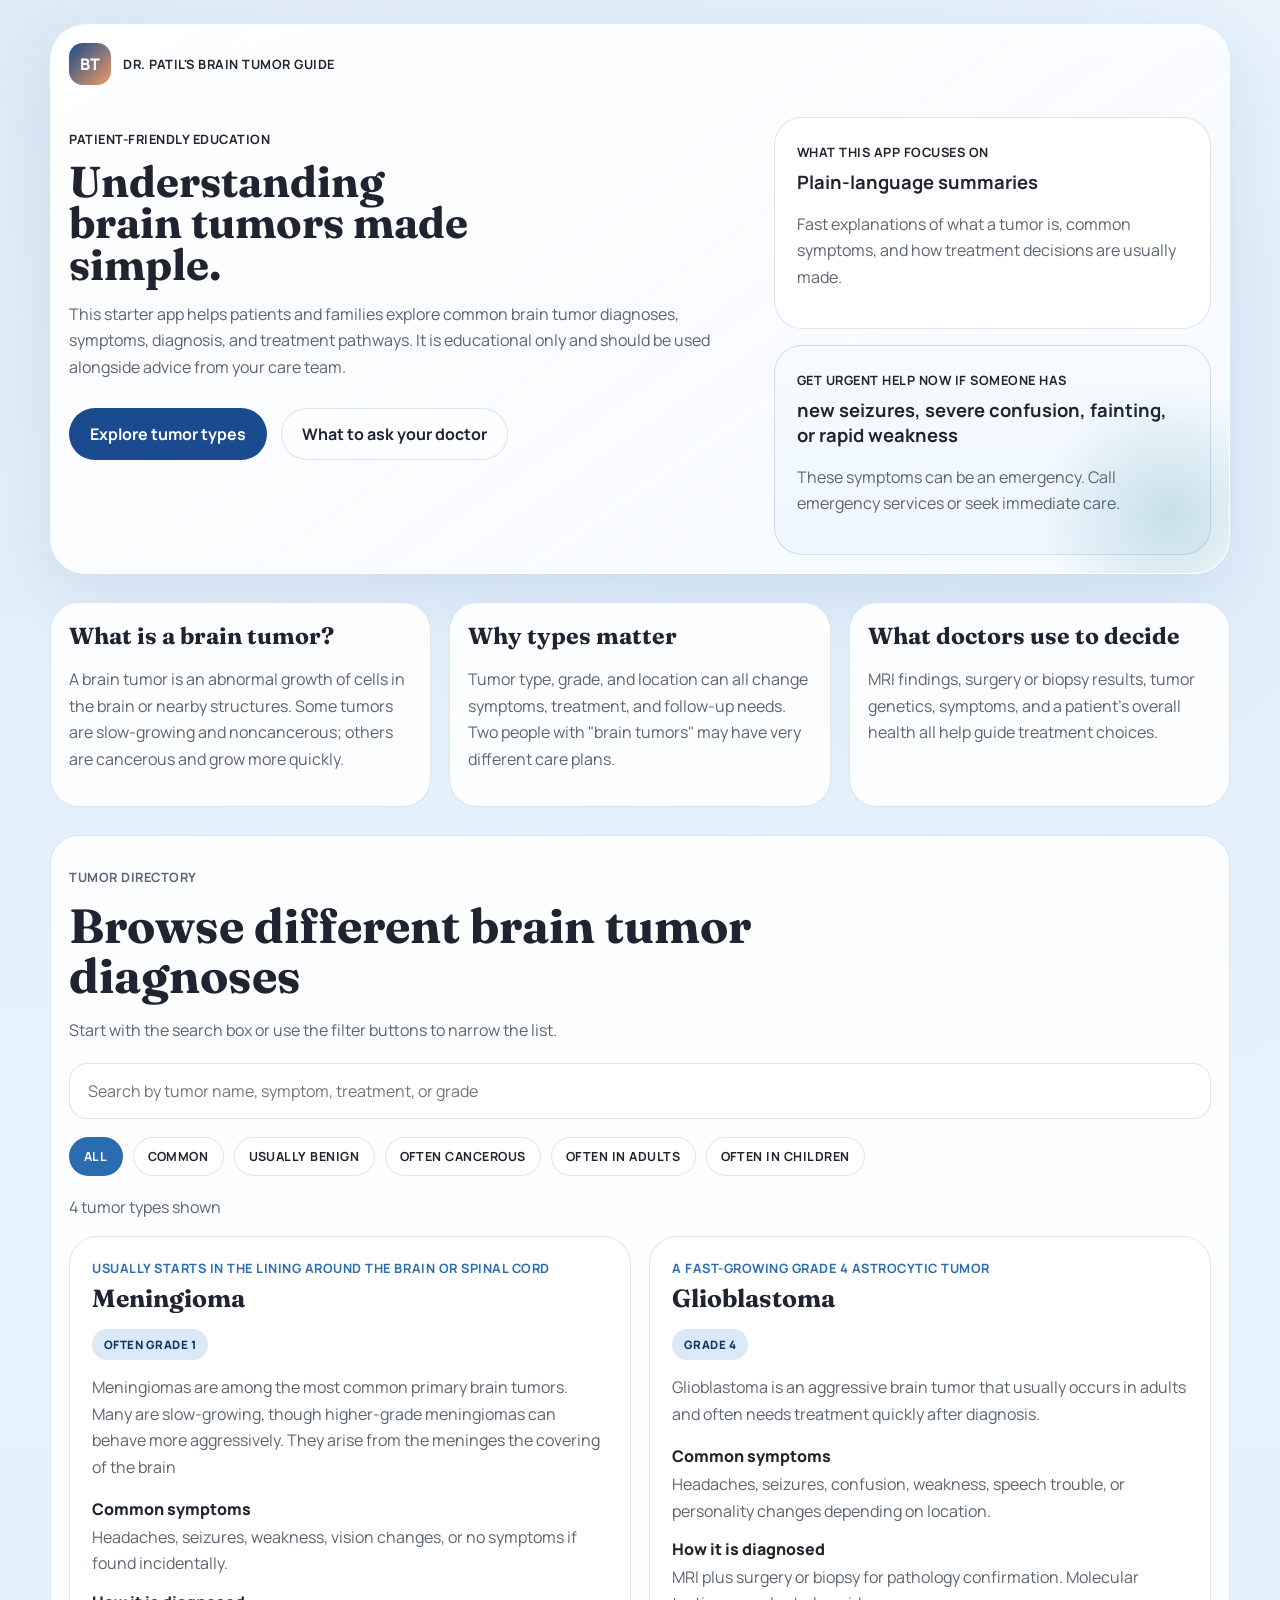
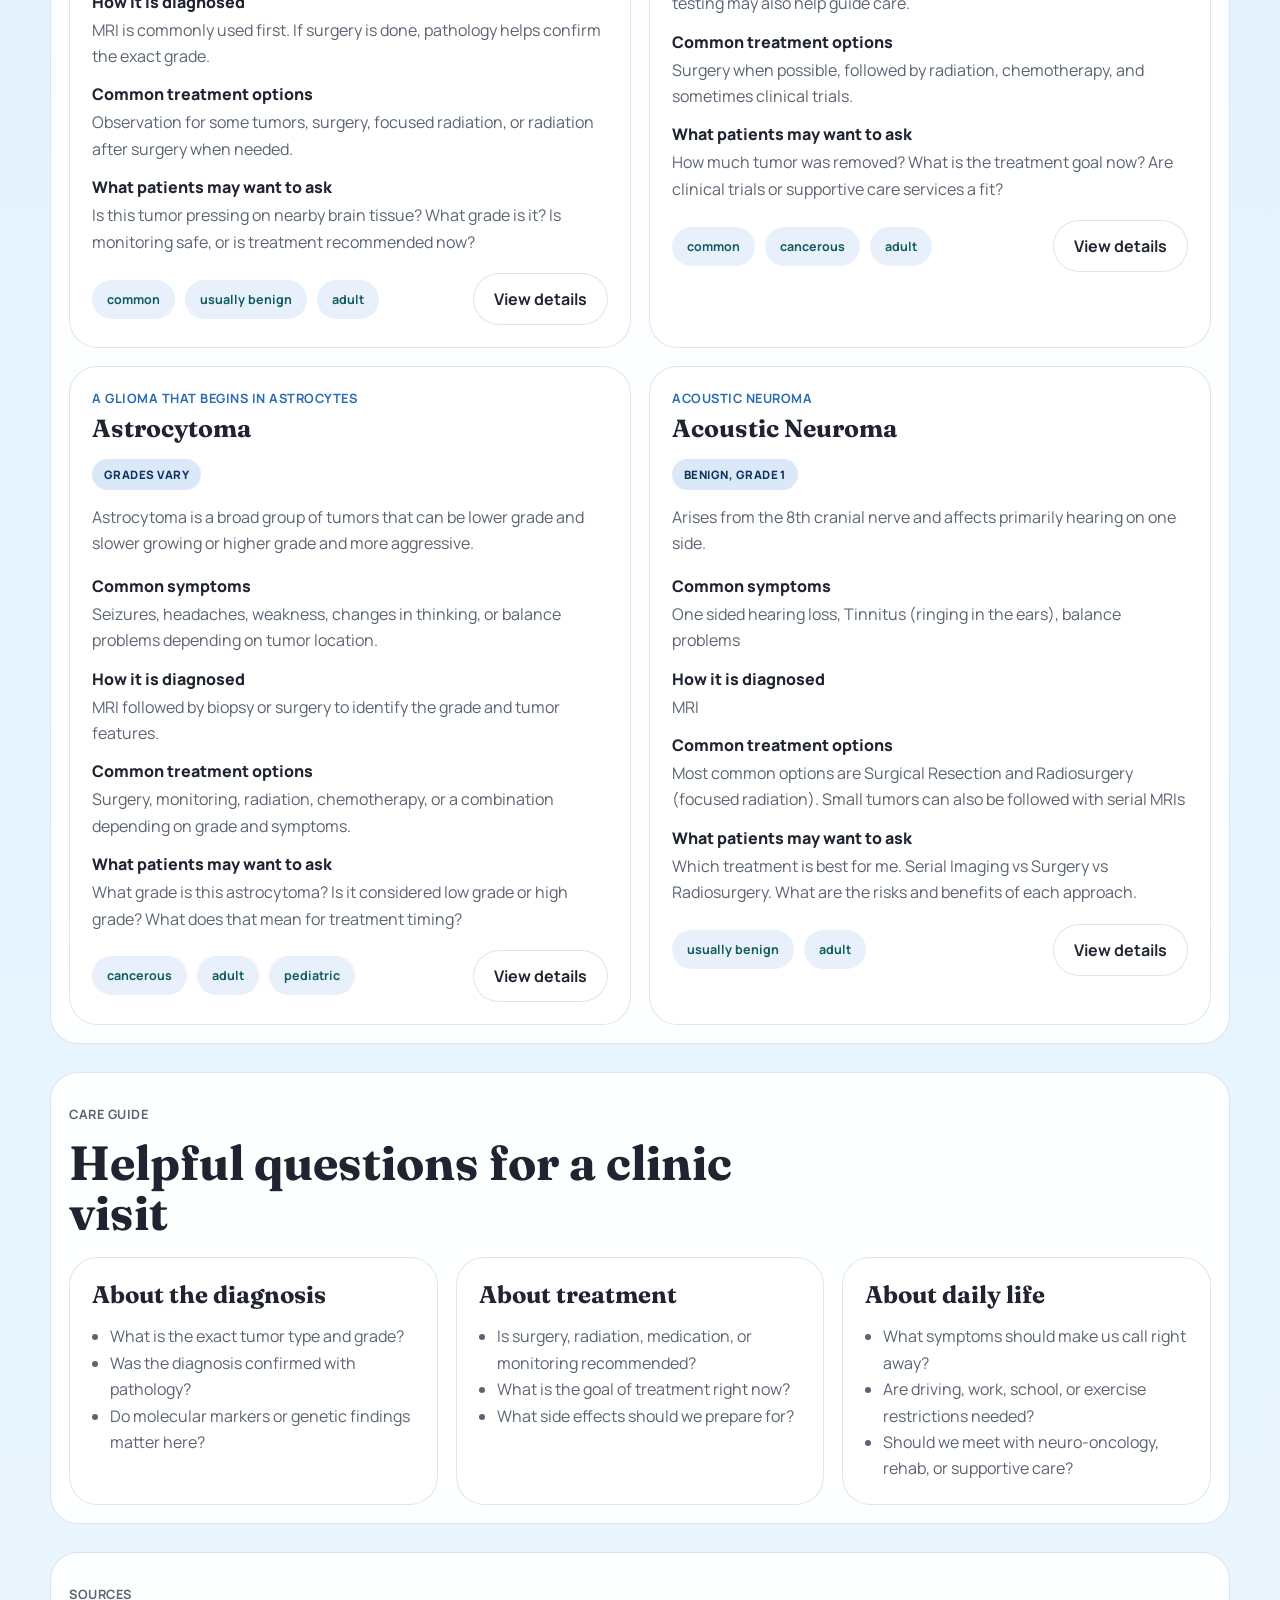
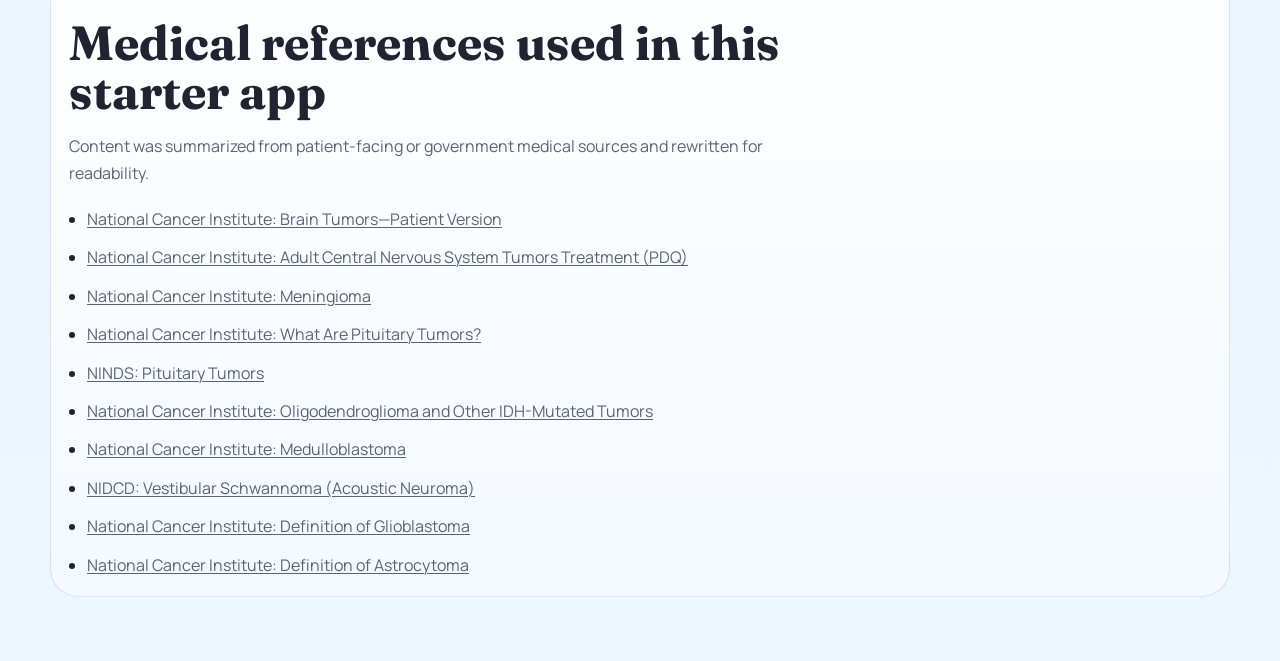
<file: index.html>
<!DOCTYPE html>
<html lang="en">
  <head>
    <meta charset="UTF-8" />
    <meta name="viewport" content="width=device-width, initial-scale=1.0" />
    <title>Dr. Patil's Brain Tumor Guide</title>
    <link rel="preconnect" href="https://fonts.googleapis.com" />
    <link rel="preconnect" href="https://fonts.gstatic.com" crossorigin />
    <link
      href="https://fonts.googleapis.com/css2?family=Fraunces:opsz,wght@9..144,600;9..144,700&family=Manrope:wght@400;500;600;700&display=swap"
      rel="stylesheet"
    />
    <link rel="stylesheet" href="./styles.css" />
  </head>
  <body>
    <div class="page-shell">
      <header class="hero">
        <nav class="topbar">
          <span class="brand-mark">BT</span>
          <span class="brand-text">Dr. Patil's Brain Tumor Guide</span>
        </nav>

        <div class="hero-grid">
          <section class="hero-copy">
            <p class="eyebrow" id="heroEyebrow">Patient-friendly education</p>
            <h1 id="heroTitle">Understand brain tumor types in clear, calm language.</h1>
            <p class="hero-text" id="heroDescription">
              This starter app helps patients and families explore common brain
              tumor diagnoses, symptoms, diagnosis, and treatment pathways. It
              is educational only and should be used alongside advice from your
              care team.
            </p>

            <div class="hero-actions">
              <a class="button button-primary" id="primaryCta" href="#tumor-directory">
                Explore tumor types
              </a>
              <a class="button button-secondary" id="secondaryCta" href="#care-guide">
                What to ask your doctor
              </a>
            </div>
          </section>

          <aside class="hero-panel">
            <div class="hero-stat">
              <span class="stat-label" id="focusLabel">What this app focuses on</span>
              <strong id="focusTitle">Plain-language summaries</strong>
              <p id="focusDescription">
                Fast explanations of what a tumor is, common symptoms, and how
                treatment decisions are usually made.
              </p>
            </div>
            <div class="hero-stat alert">
              <span class="stat-label" id="urgentLabel">Get urgent help now if someone has</span>
              <strong id="urgentTitle">new seizures, severe confusion, fainting, or rapid weakness</strong>
              <p id="urgentDescription">
                These symptoms can be an emergency. Call emergency services or
                seek immediate care.
              </p>
            </div>
          </aside>
        </div>
      </header>

      <main>
        <section class="info-strip">
          <article>
            <h2 id="infoTitle1">What is a brain tumor?</h2>
            <p id="infoBody1">
              A brain tumor is an abnormal growth of cells in the brain or
              nearby structures. Some tumors are slow-growing and noncancerous;
              others are cancerous and grow more quickly.
            </p>
          </article>
          <article>
            <h2 id="infoTitle2">Why types matter</h2>
            <p id="infoBody2">
              Tumor type, grade, and location can all change symptoms,
              treatment, and follow-up needs. Two people with “brain tumors”
              may have very different care plans.
            </p>
          </article>
          <article>
            <h2 id="infoTitle3">What doctors use to decide</h2>
            <p id="infoBody3">
              MRI findings, surgery or biopsy results, tumor genetics, symptoms,
              and a patient’s overall health all help guide treatment choices.
            </p>
          </article>
        </section>

        <section id="tumor-directory" class="directory">
          <div class="section-heading">
            <p class="eyebrow" id="directoryEyebrow">Tumor directory</p>
            <h2 id="directoryTitle">Browse different brain tumor diagnoses</h2>
            <p id="directoryDescription">
              Start with the search box or use the filter buttons to narrow the
              list.
            </p>
          </div>

          <div class="controls">
            <label class="search-field">
              <span class="sr-only">Search tumor types</span>
              <input
                id="searchInput"
                type="search"
                placeholder="Search by tumor name, symptom, treatment, or grade"
              />
            </label>

            <div class="filters" id="filterGroup" aria-label="Tumor filters">
              <button class="chip active" data-filter="all">All</button>
              <button class="chip" data-filter="common">Common</button>
              <button class="chip" data-filter="usually-benign">
                Usually benign
              </button>
              <button class="chip" data-filter="cancerous">
                Often cancerous
              </button>
              <button class="chip" data-filter="adult">Often in adults</button>
              <button class="chip" data-filter="pediatric">
                Often in children
              </button>
            </div>
          </div>

          <div id="resultsMeta" class="results-meta" aria-live="polite"></div>
          <div id="cardGrid" class="card-grid"></div>
        </section>

        <section id="care-guide" class="care-guide">
          <div class="section-heading">
            <p class="eyebrow" id="careEyebrow">Care guide</p>
            <h2 id="careTitle">Helpful questions for a clinic visit</h2>
          </div>

          <div id="questionGrid" class="question-grid"></div>
        </section>

        <section class="sources">
          <div class="section-heading">
            <p class="eyebrow" id="sourcesEyebrow">Sources</p>
            <h2 id="sourcesTitle">Medical references used in this starter app</h2>
            <p id="sourcesDescription">
              Content was summarized from patient-facing or government medical
              sources and rewritten for readability.
            </p>
          </div>

          <ul id="sourceList" class="source-list"></ul>
        </section>
      </main>
    </div>

    <template id="questionCardTemplate">
      <article class="question-card">
        <h3 class="question-title"></h3>
        <ul class="question-items"></ul>
      </article>
    </template>

    <template id="tumorCardTemplate">
  <article class="tumor-card">
    <a class="card-link-overlay" href="#"></a>
    <div class="card-top">
      <div>
        <p class="card-label"></p>
        <h3 class="card-title"></h3>
      </div>
      <span class="card-grade"></span>
    </div>
    <p class="card-summary"></p>
    <dl class="detail-list">
      <div>
        <dt>Common symptoms</dt>
        <dd class="card-symptoms"></dd>
      </div>
      <div>
        <dt>How it is diagnosed</dt>
        <dd class="card-diagnosis"></dd>
      </div>
      <div>
        <dt>Common treatment options</dt>
        <dd class="card-treatment"></dd>
      </div>
      <div>
        <dt>What patients may want to ask</dt>
        <dd class="card-questions"></dd>
      </div>
    </dl>
    <div class="card-footer">
      <div class="tag-row"></div>
      <a class="button button-secondary card-detail-link" href="#">View details</a>
    </div>
  </article>
</template>

    <template id="sourceItemTemplate">
      <li><a target="_blank" rel="noreferrer"></a></li>
    </template>

    <script src="./app.js"></script>
  </body>
</html>
</file>
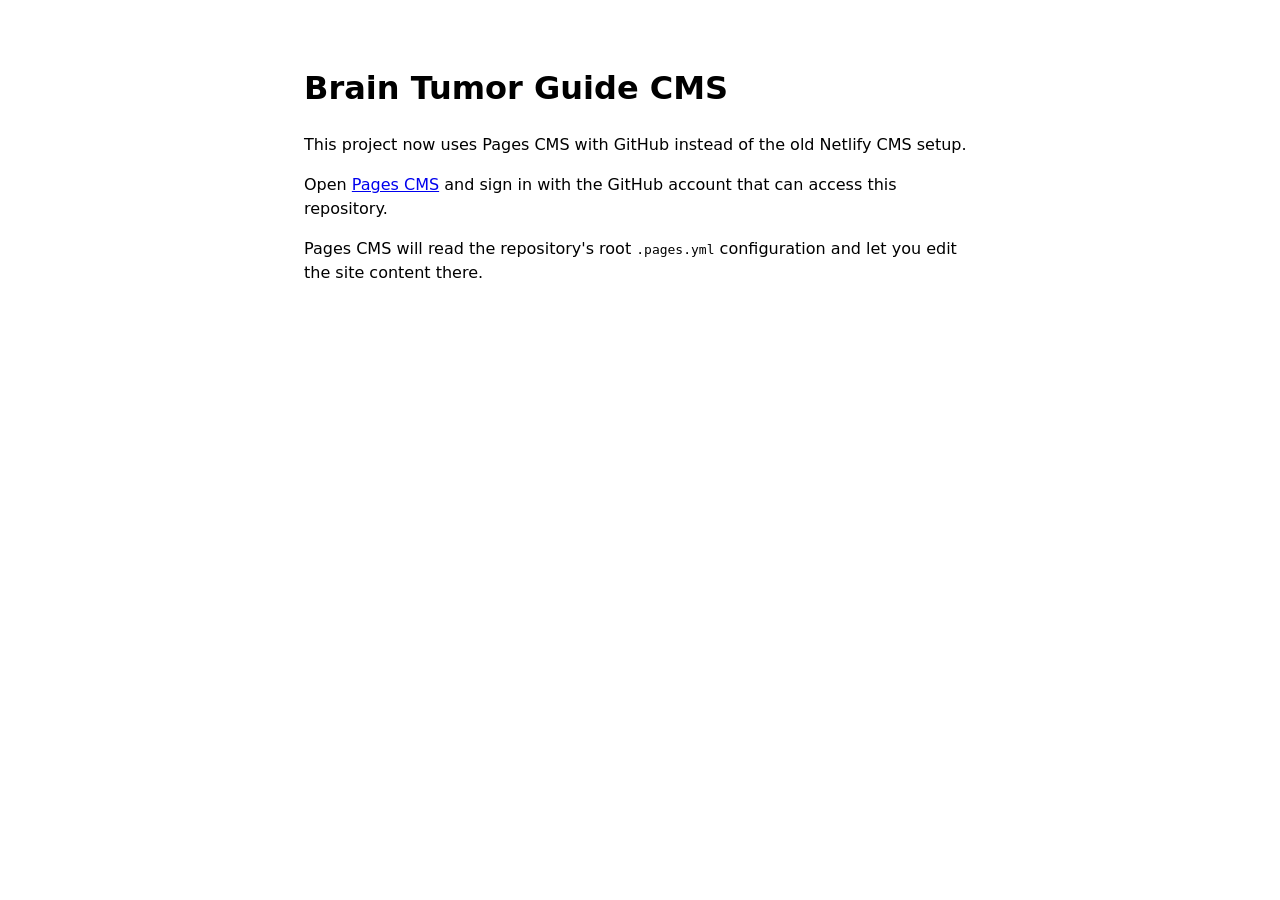
<file: admin/index.html>
<!DOCTYPE html>
<html lang="en">
  <head>
    <meta charset="UTF-8" />
    <meta name="viewport" content="width=device-width, initial-scale=1.0" />
    <title>Brain Tumor Guide CMS</title>
  </head>
  <body>
    <main style="font-family: system-ui, sans-serif; max-width: 42rem; margin: 4rem auto; padding: 0 1rem; line-height: 1.5;">
      <h1>Brain Tumor Guide CMS</h1>
      <p>This project now uses Pages CMS with GitHub instead of the old Netlify CMS setup.</p>
      <p>
        Open
        <a href="https://pagescms.org" target="_blank" rel="noreferrer">Pages CMS</a>
        and sign in with the GitHub account that can access this repository.
      </p>
      <p>
        Pages CMS will read the repository's root
        <code>.pages.yml</code>
        configuration and let you edit the site content there.
      </p>
    </main>
  </body>
</html>
</file>
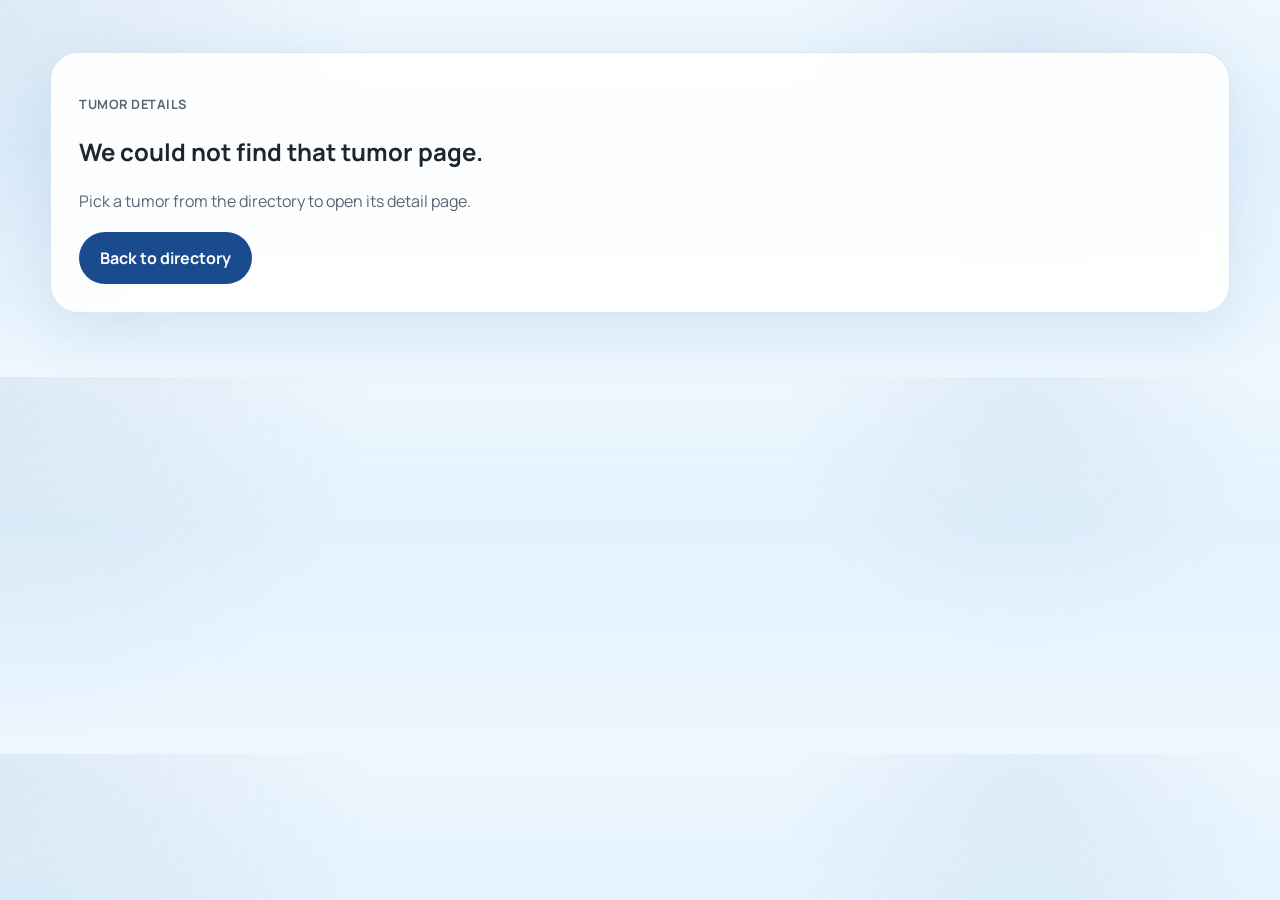
<file: tumor.html>
<!DOCTYPE html>
<html lang="en">
  <head>
    <meta charset="UTF-8" />
    <meta name="viewport" content="width=device-width, initial-scale=1.0" />
    <title>Dr. Patil's Brain Tumor Guide</title>
    <link rel="preconnect" href="https://fonts.googleapis.com" />
    <link rel="preconnect" href="https://fonts.gstatic.com" crossorigin />
    <link
      href="https://fonts.googleapis.com/css2?family=Fraunces:opsz,wght@9..144,600;9..144,700&family=Manrope:wght@400;500;600;700&display=swap"
      rel="stylesheet"
    />
    <link rel="stylesheet" href="./styles.css" />
  </head>
  <body>
    <div class="page-shell">
      <main id="detailContainer">
        <section class="detail-shell">
          <nav class="detail-nav">
            <a class="button button-secondary" href="./index.html#tumor-directory">Back to directory</a>
          </nav>

          <header class="detail-hero">
            <div>
              <p class="eyebrow" id="detailLabel">Tumor type</p>
              <h1 id="detailTitle">Loading tumor details...</h1>
              <p class="hero-text" id="detailSummary"></p>
            </div>
            <span class="card-grade detail-grade" id="detailGrade"></span>
          </header>

          <div class="tag-row detail-tag-row" id="detailTagRow"></div>

          <section class="detail-section video-section" id="videoSection" hidden>
            <div class="video-heading">
              <p class="eyebrow">Video guide</p>
              <h2 id="videoTitle">Watch explanation</h2>
            </div>
            <div class="video-frame-shell">
              <iframe
                id="videoFrame"
                src=""
                title="Tumor video"
                loading="lazy"
                allow="accelerometer; autoplay; clipboard-write; encrypted-media; gyroscope; picture-in-picture; web-share"
                allowfullscreen
              ></iframe>
            </div>
          </section>

          <section class="detail-grid">
            <article class="detail-section">
              <h2>Common symptoms</h2>
              <p id="detailSymptoms"></p>
            </article>

            <article class="detail-section">
              <h2>How it is diagnosed</h2>
              <p id="detailDiagnosis"></p>
            </article>

            <article class="detail-section">
              <h2>Common treatment options</h2>
              <p id="detailTreatment"></p>
            </article>

            <article class="detail-section">
              <h2>What patients may want to ask</h2>
              <p id="detailQuestions"></p>
            </article>
          </section>
        </section>
      </main>
    </div>

    <script src="./tumor-detail.js"></script>
  </body>
</html>
</file>
<file: styles.css>
:root {
  --bg: #e3f2fd;
  --bg-panel: rgba(255, 255, 255, 0.92);
  --surface: #f8fbff;
  --surface-strong: #ffffff;
  --ink: #1f2430;
  --muted: #5b6472;
  --line: rgba(26, 75, 143, 0.14);
  --accent: #1a4b8f;
  --accent-deep: #123663;
  --accent-soft: #dbe8f8;
  --teal: #2b6cb0;
  --teal-soft: #e8f1fb;
  --shadow: 0 20px 60px rgba(26, 75, 143, 0.1);
  --radius-xl: 28px;
  --radius-lg: 22px;
  --radius-md: 16px;
}



* {
  box-sizing: border-box;
}

html {
  scroll-behavior: smooth;
}

body {
  margin: 0;
  font-family: "Manrope", sans-serif;
  color: var(--ink);
  background:
    radial-gradient(circle at top left, rgba(26, 75, 143, 0.08), transparent 28%),
    radial-gradient(circle at 80% 10%, rgba(43, 108, 176, 0.08), transparent 22%),
    linear-gradient(180deg, #eef7fe 0%, #e3f2fd 40%, #edf7ff 100%);
}



.page-shell {
  width: min(1180px, calc(100% - 32px));
  margin: 0 auto;
  padding: 24px 0 64px;
}

.topbar {
  display: flex;
  align-items: center;
  gap: 12px;
  margin-bottom: 32px;
}

.brand-mark {
  display: inline-grid;
  place-items: center;
  width: 42px;
  height: 42px;
  border-radius: 14px;
  background: linear-gradient(135deg, var(--accent), #f09b63);
  color: white;
  font-weight: 800;
}

.brand-text,
.eyebrow,
.card-label,
.stat-label,
.card-grade,
.chip {
  letter-spacing: 0.04em;
  text-transform: uppercase;
}

.brand-text,
.eyebrow,
.card-label,
.stat-label {
  font-size: 0.8rem;
  font-weight: 700;
}

.hero {
  position: relative;
  overflow: hidden;
  padding: 28px;
  border: 1px solid rgba(255, 255, 255, 0.75);
  border-radius: 36px;
  background: linear-gradient(145deg, rgba(255, 255, 255, 0.96), rgba(248, 251, 255, 0.9));
  box-shadow: var(--shadow);
}


.hero::after {
  content: "";
  position: absolute;
  inset: auto -80px -80px auto;
  width: 280px;
  height: 280px;
  border-radius: 50%;
  background: radial-gradient(circle, rgba(15, 124, 130, 0.18), transparent 65%);
}

.hero-grid {
  display: grid;
  grid-template-columns: 1.4fr 0.9fr;
  gap: 24px;
  align-items: start;
}

.hero-copy h1,
.section-heading h2,
.question-card h3,
.tumor-card h3,
.info-strip h2 {
  font-family: "Fraunces", serif;
}

.hero-copy h1 {
  margin: 12px 0 16px;
  font-size: clamp(2.5rem, 6vw, 4.8rem);
  line-height: 0.96;
  max-width: 11ch;
}

.hero-text,
.section-heading p,
.question-card li,
.source-list a,
.info-strip p,
.detail-list dd,
.card-summary,
.results-meta,
.hero-stat p {
  color: var(--muted);
  line-height: 1.65;
}

.hero-actions {
  display: flex;
  flex-wrap: wrap;
  gap: 14px;
  margin-top: 28px;
}

.button {
  display: inline-flex;
  align-items: center;
  justify-content: center;
  padding: 14px 20px;
  border-radius: 999px;
  border: 1px solid transparent;
  text-decoration: none;
  font-weight: 700;
  transition: transform 180ms ease, border-color 180ms ease, background 180ms ease;
}

.button:hover,
.chip:hover {
  transform: translateY(-1px);
}

.button-primary {
  background: var(--accent);
  color: #fff;
}

.button-primary:hover {
  background: var(--accent-deep);
}

.button-secondary {
  background: rgba(255, 255, 255, 0.56);
  color: var(--ink);
  border-color: var(--line);
}

.hero-panel {
  display: grid;
  gap: 16px;
}

.hero-stat,
.question-card,
.tumor-card,
.info-strip article,
.sources,
.care-guide,
.directory {
  border: 1px solid var(--line);
  border-radius: var(--radius-xl);
  background: var(--bg-panel);
  backdrop-filter: blur(12px);
}

.hero-stat {
  padding: 22px;
}

.hero-stat strong {
  display: block;
  margin: 8px 0 10px;
  font-size: 1.15rem;
  line-height: 1.35;
}

.hero-stat.alert {
  background: linear-gradient(180deg, #f7fbff, #eef6ff);
  border-color: rgba(26, 75, 143, 0.16);
}


main {
  display: grid;
  gap: 28px;
  margin-top: 28px;
}

.info-strip {
  display: grid;
  grid-template-columns: repeat(3, 1fr);
  gap: 18px;
}

.info-strip article,
.directory,
.care-guide,
.sources {
  padding: 24px;
}

.info-strip h2 {
  margin-top: 0;
  margin-bottom: 8px;
  font-size: 1.45rem;
}

.section-heading {
  max-width: 720px;
  margin-bottom: 20px;
}

.section-heading h2 {
  margin: 10px 0;
  font-size: clamp(2rem, 4vw, 3rem);
  line-height: 1.04;
}

.controls {
  display: grid;
  gap: 18px;
  margin-bottom: 18px;
}

.search-field input {
  width: 100%;
  padding: 16px 18px;
  border: 1px solid var(--line);
  border-radius: 18px;
  font: inherit;
  color: var(--ink);
  background: var(--surface-strong);
}

.search-field input:focus {
  outline: 2px solid rgba(15, 124, 130, 0.2);
  border-color: rgba(15, 124, 130, 0.45);
}

.filters,
.tag-row {
  display: flex;
  flex-wrap: wrap;
  gap: 10px;
}

.chip,
.tag {
  padding: 10px 14px;
  border-radius: 999px;
  border: 1px solid var(--line);
  background: #fff;
  font: inherit;
  font-size: 0.78rem;
  font-weight: 700;
  color: var(--ink);
}

.chip.active {
  background: var(--teal);
  color: #fff;
  border-color: transparent;
}

.results-meta {
  margin-bottom: 16px;
}

.card-grid,
.question-grid {
  display: grid;
  gap: 18px;
}

.card-grid {
  grid-template-columns: repeat(2, minmax(0, 1fr));
}

.tumor-card {
  padding: 22px;
  transition: transform 220ms ease, box-shadow 220ms ease;
}

.tumor-card:hover {
  transform: translateY(-3px);
  box-shadow: 0 18px 40px rgba(37, 31, 31, 0.08);
}

.card-top {
  display: flex;
  justify-content: space-between;
  gap: 16px;
  align-items: start;
}

.card-label {
  margin: 0 0 6px;
  color: var(--teal);
}

.tumor-card h3 {
  margin: 0;
  font-size: 1.8rem;
}

.card-grade {
  flex-shrink: 0;
  padding: 8px 12px;
  border-radius: 999px;
  background: var(--accent-soft);
  color: var(--accent-deep);
  font-size: 0.72rem;
  font-weight: 800;
}

.card-summary {
  margin: 14px 0 18px;
}

.detail-list {
  display: grid;
  gap: 14px;
  margin: 0;
}

.detail-list dt {
  margin-bottom: 4px;
  font-weight: 800;
}

.detail-list dd {
  margin: 0;
}

.tag {
  background: var(--teal-soft);
  border-color: transparent;
  color: #0f5b5f;
}

.question-grid {
  grid-template-columns: repeat(3, minmax(0, 1fr));
}

.question-card {
  padding: 22px;
}

.question-card h3 {
  margin-top: 0;
  margin-bottom: 14px;
  font-size: 1.5rem;
}

.question-card ul {
  margin: 0;
  padding-left: 18px;
}

.sources {
  background: linear-gradient(180deg, rgba(255, 255, 255, 0.92), rgba(244, 249, 255, 0.92));
}


.source-list {
  display: grid;
  gap: 12px;
  margin: 0;
  padding-left: 18px;
}

.source-list a {
  text-decoration-thickness: 1px;
  text-underline-offset: 2px;
}

.empty-state {
  padding: 26px;
  border: 1px dashed var(--line);
  border-radius: 20px;
  background: rgba(255, 255, 255, 0.5);
}

.sr-only {
  position: absolute;
  width: 1px;
  height: 1px;
  padding: 0;
  margin: -1px;
  overflow: hidden;
  clip: rect(0, 0, 0, 0);
  white-space: nowrap;
  border: 0;
}

@media (max-width: 980px) {
  .hero-grid,
  .info-strip,
  .card-grid,
  .question-grid,
  .detail-grid {
    grid-template-columns: 1fr;
  }
}


  .hero-copy h1 {
    max-width: 14ch;
  }
}

@media (max-width: 640px) {
  .hero,
  .directory,
  .care-guide,
  .sources,
  .info-strip article,
  .tumor-card,
  .question-card,
  .detail-shell,
  .detail-section,
  .detail-empty {
    border-radius: 22px;
  }

  .card-top,
  .detail-hero,
  .card-footer {
    flex-direction: column;
  }

  .card-detail-link {
    width: 100%;
  }
}


  .hero {
    padding: 18px;
  }

  .directory,
  .care-guide,
  .sources,
  .info-strip article {
    padding: 18px;
  }

  .hero-copy h1 {
    font-size: 2.7rem;
  }

  .tumor-card h3 {
    font-size: 1.55rem;
  }

  .card-top {
    flex-direction: column;
  }
}
.tumor-card {
  position: relative;
}

.card-link-overlay {
  position: absolute;
  inset: 0;
  border-radius: inherit;
  z-index: 1;
}

.card-footer {
  position: relative;
  z-index: 2;
  display: flex;
  justify-content: space-between;
  align-items: center;
  gap: 14px;
  margin-top: 18px;
}

.card-footer .tag-row {
  flex: 1;
}

.card-detail-link {
  flex-shrink: 0;
}

.detail-shell {
  padding: 28px;
  border: 1px solid rgba(255, 255, 255, 0.65);
  border-radius: 36px;
  background: linear-gradient(145deg, rgba(255, 255, 255, 0.96), rgba(248, 251, 255, 0.9));
  box-shadow: var(--shadow);
}

.detail-nav {
  margin-bottom: 24px;
}

.detail-hero {
  display: flex;
  justify-content: space-between;
  gap: 20px;
  align-items: start;
}

.detail-hero h1,
.detail-section h2 {
  font-family: "Fraunces", serif;
}

.detail-hero h1 {
  margin: 10px 0 14px;
  font-size: clamp(2.4rem, 5vw, 4rem);
  line-height: 0.98;
}

.detail-grade {
  margin-top: 8px;
}

.detail-tag-row {
  margin: 22px 0 28px;
}

.detail-grid {
  display: grid;
  grid-template-columns: repeat(2, minmax(0, 1fr));
  gap: 18px;
}

.detail-section,
.detail-empty {
  border: 1px solid var(--line);
  border-radius: var(--radius-xl);
  background: var(--bg-panel);
  backdrop-filter: blur(12px);
}

.detail-section {
  padding: 22px;
}

.detail-section h2 {
  margin: 0 0 10px;
  font-size: 1.55rem;
}

.detail-section p,
.detail-empty p {
  color: var(--muted);
  line-height: 1.7;
}

.detail-empty {
  padding: 28px;
}
.video-section {
  margin-bottom: 28px;
}

.video-heading {
  margin-bottom: 14px;
}

.video-heading h2 {
  margin: 8px 0 0;
  font-family: "Fraunces", serif;
  font-size: 1.7rem;
}

.video-frame-shell {
  overflow: hidden;
  border-radius: 18px;
  border: 1px solid var(--line);
  background: #dfeaf7;
  aspect-ratio: 16 / 9;
}

.video-frame-shell iframe {
  width: 100%;
  height: 100%;
  border: 0;
}
</file>
